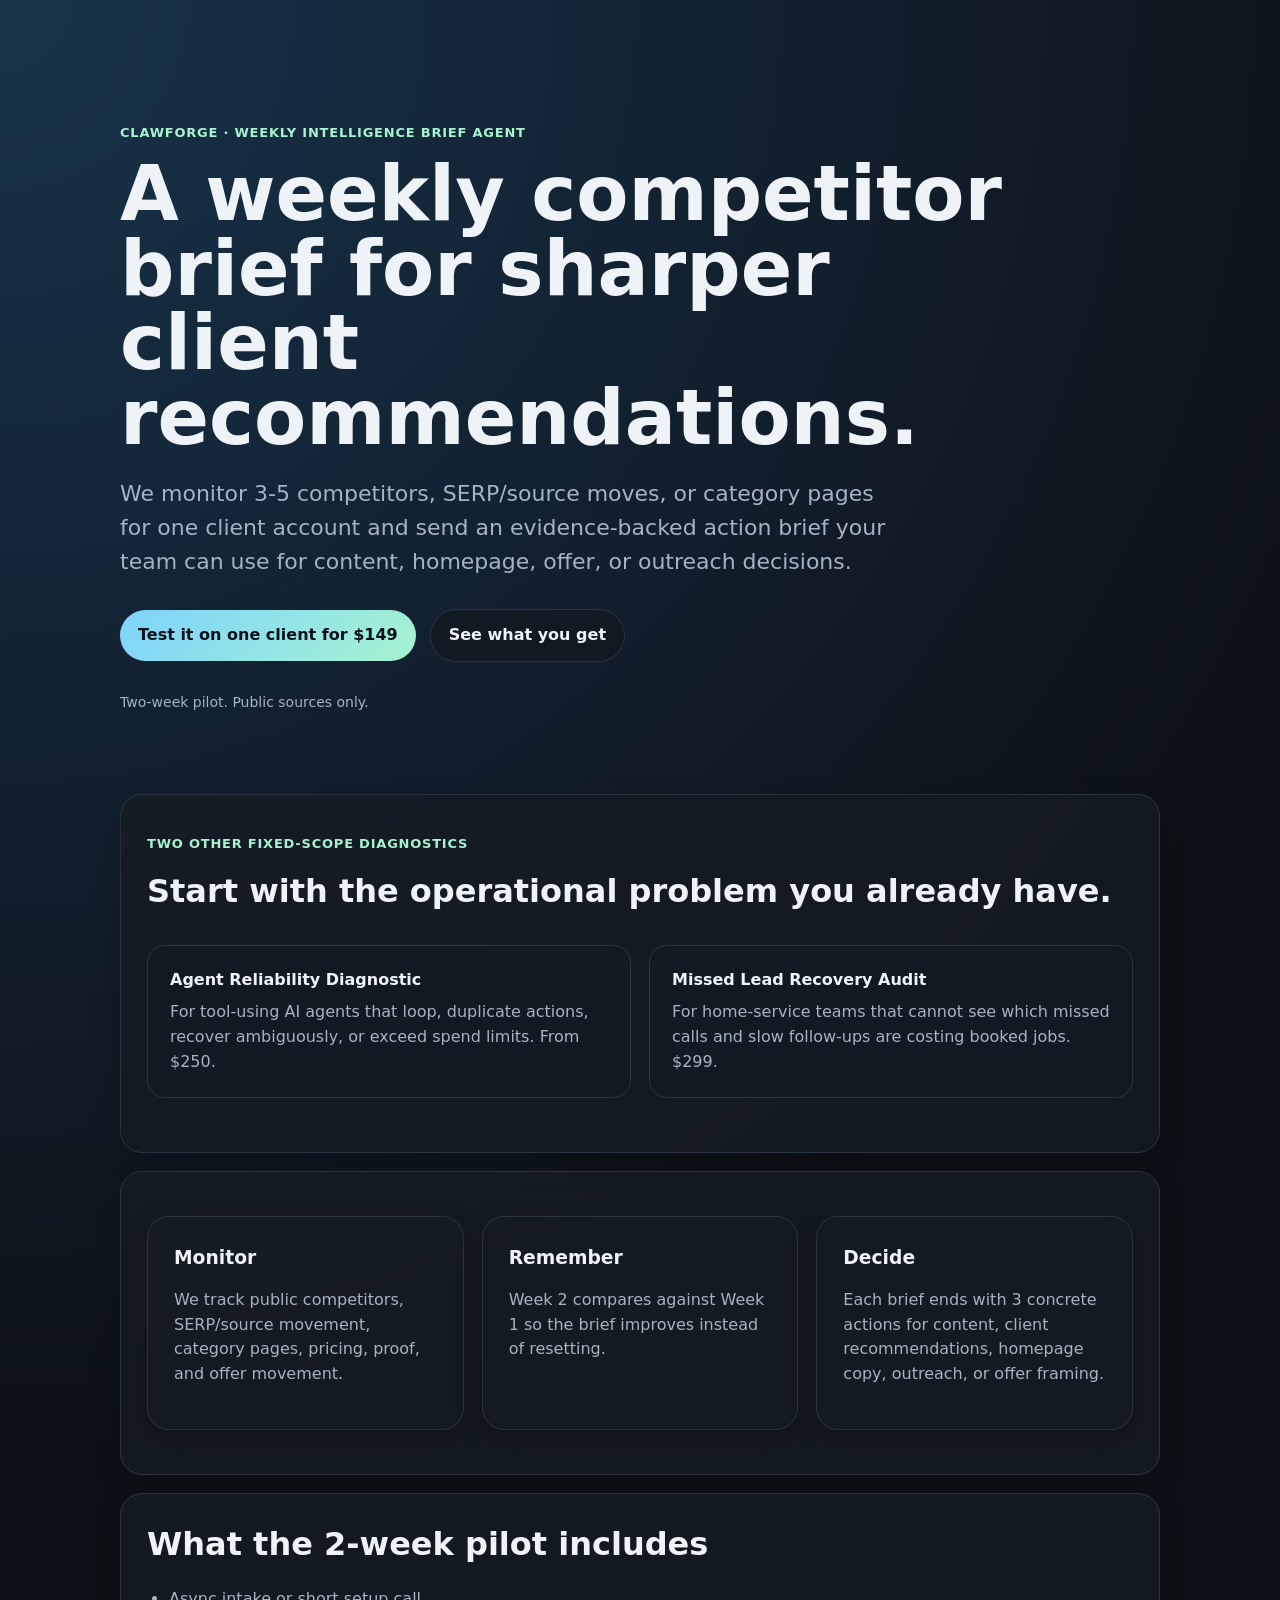
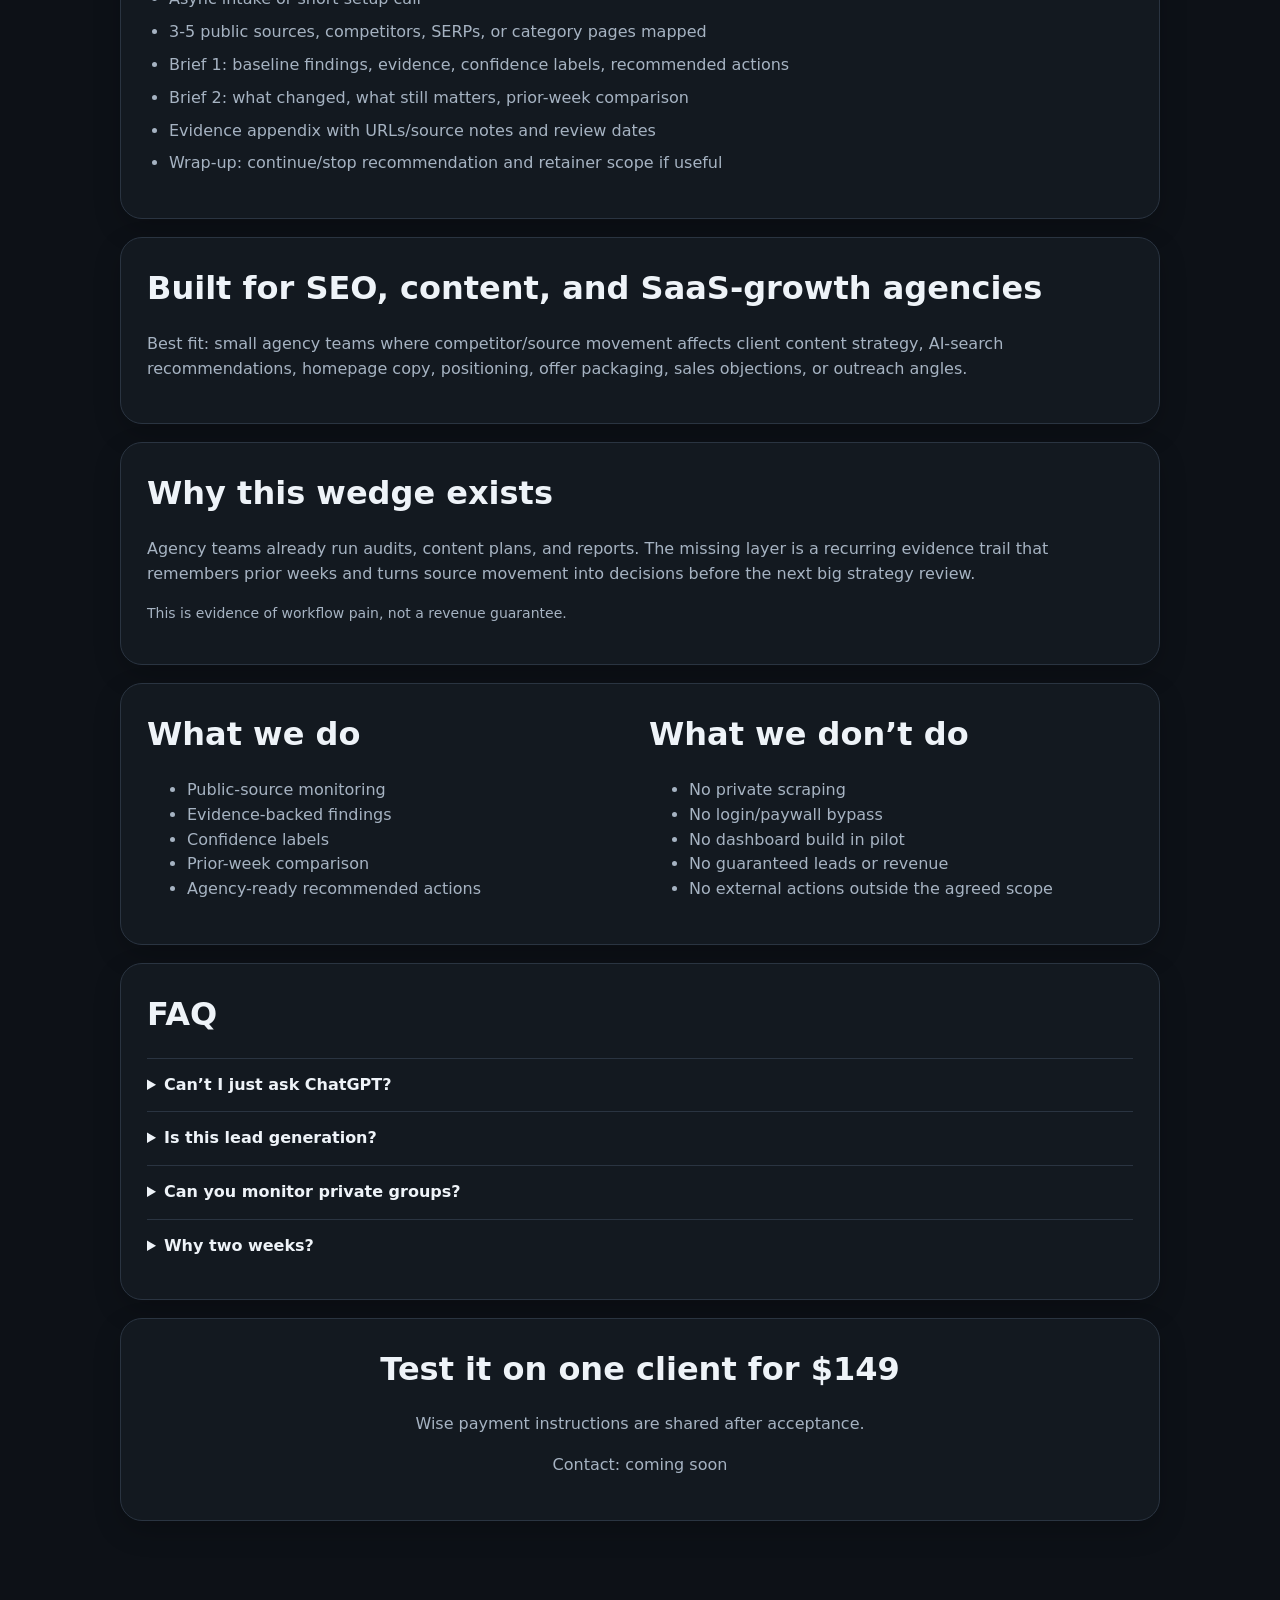
<file: index.html>
<!doctype html>
<html lang="en">
<head>
  <meta charset="utf-8" />
  <meta name="viewport" content="width=device-width, initial-scale=1" />
  <title>Weekly Intelligence Brief Agent | ClawForge</title>
  <meta name="description" content="A weekly competitor and source brief for SEO, content, and SaaS-growth agencies that need sharper client recommendations." />
  <link rel="stylesheet" href="styles.css" />
</head>
<body>
  <main>
    <section class="hero">
      <p class="eyebrow">ClawForge · Weekly Intelligence Brief Agent</p>
      <h1>A weekly competitor brief for sharper client recommendations.</h1>
      <p class="subhead">We monitor 3-5 competitors, SERP/source moves, or category pages for one client account and send an evidence-backed action brief your team can use for content, homepage, offer, or outreach decisions.</p>
      <div class="cta-row">
        <a class="button primary" href="#contact">Test it on one client for $149</a>
        <a class="button secondary" href="#sample">See what you get</a>
      </div>
      <p class="note">Two-week pilot. Public sources only.</p>
    </section>

    <section>
      <p class="eyebrow">Two other fixed-scope diagnostics</p>
      <h2>Start with the operational problem you already have.</h2>
      <div class="grid two">
        <a class="offer-link" href="agent-reliability/">
          <strong>Agent Reliability Diagnostic</strong>
          <span>For tool-using AI agents that loop, duplicate actions, recover ambiguously, or exceed spend limits. From $250.</span>
        </a>
        <a class="offer-link" href="missed-lead/">
          <strong>Missed Lead Recovery Audit</strong>
          <span>For home-service teams that cannot see which missed calls and slow follow-ups are costing booked jobs. $299.</span>
        </a>
      </div>
    </section>

    <section class="grid three">
      <div class="card"><h3>Monitor</h3><p>We track public competitors, SERP/source movement, category pages, pricing, proof, and offer movement.</p></div>
      <div class="card"><h3>Remember</h3><p>Week 2 compares against Week 1 so the brief improves instead of resetting.</p></div>
      <div class="card"><h3>Decide</h3><p>Each brief ends with 3 concrete actions for content, client recommendations, homepage copy, outreach, or offer framing.</p></div>
    </section>

    <section id="sample">
      <h2>What the 2-week pilot includes</h2>
      <ul class="checklist">
        <li>Async intake or short setup call</li>
        <li>3-5 public sources, competitors, SERPs, or category pages mapped</li>
        <li>Brief 1: baseline findings, evidence, confidence labels, recommended actions</li>
        <li>Brief 2: what changed, what still matters, prior-week comparison</li>
        <li>Evidence appendix with URLs/source notes and review dates</li>
        <li>Wrap-up: continue/stop recommendation and retainer scope if useful</li>
      </ul>
    </section>

    <section>
      <h2>Built for SEO, content, and SaaS-growth agencies</h2>
      <p>Best fit: small agency teams where competitor/source movement affects client content strategy, AI-search recommendations, homepage copy, positioning, offer packaging, sales objections, or outreach angles.</p>
    </section>

    <section class="proof">
      <h2>Why this wedge exists</h2>
      <p>Agency teams already run audits, content plans, and reports. The missing layer is a recurring evidence trail that remembers prior weeks and turns source movement into decisions before the next big strategy review.</p>
      <p class="small">This is evidence of workflow pain, not a revenue guarantee.</p>
    </section>

    <section class="grid two">
      <div>
        <h2>What we do</h2>
        <ul>
          <li>Public-source monitoring</li>
          <li>Evidence-backed findings</li>
          <li>Confidence labels</li>
          <li>Prior-week comparison</li>
          <li>Agency-ready recommended actions</li>
        </ul>
      </div>
      <div>
        <h2>What we don’t do</h2>
        <ul>
          <li>No private scraping</li>
          <li>No login/paywall bypass</li>
          <li>No dashboard build in pilot</li>
          <li>No guaranteed leads or revenue</li>
          <li>No external actions outside the agreed scope</li>
        </ul>
      </div>
    </section>

    <section class="faq">
      <h2>FAQ</h2>
      <details><summary>Can’t I just ask ChatGPT?</summary><p>For one-off summaries, yes. The value here is recurring monitoring, evidence trails, prior-week memory, and founder-ready decisions.</p></details>
      <details><summary>Is this lead generation?</summary><p>No. It may produce sharper outreach/content angles, but the pilot is market and positioning intelligence.</p></details>
      <details><summary>Can you monitor private groups?</summary><p>Only if access is explicitly authorized and compliant. Default pilot uses public sources only.</p></details>
      <details><summary>Why two weeks?</summary><p>Two weeks is enough to prove whether the brief creates useful decisions without locking you into a retainer.</p></details>
    </section>

    <section id="contact" class="contact">
      <h2>Test it on one client for $149</h2>
      <p>Wise payment instructions are shared after acceptance.</p>
      <p>Contact: coming soon</p>
    </section>
  </main>
</body>
</html>
</file>
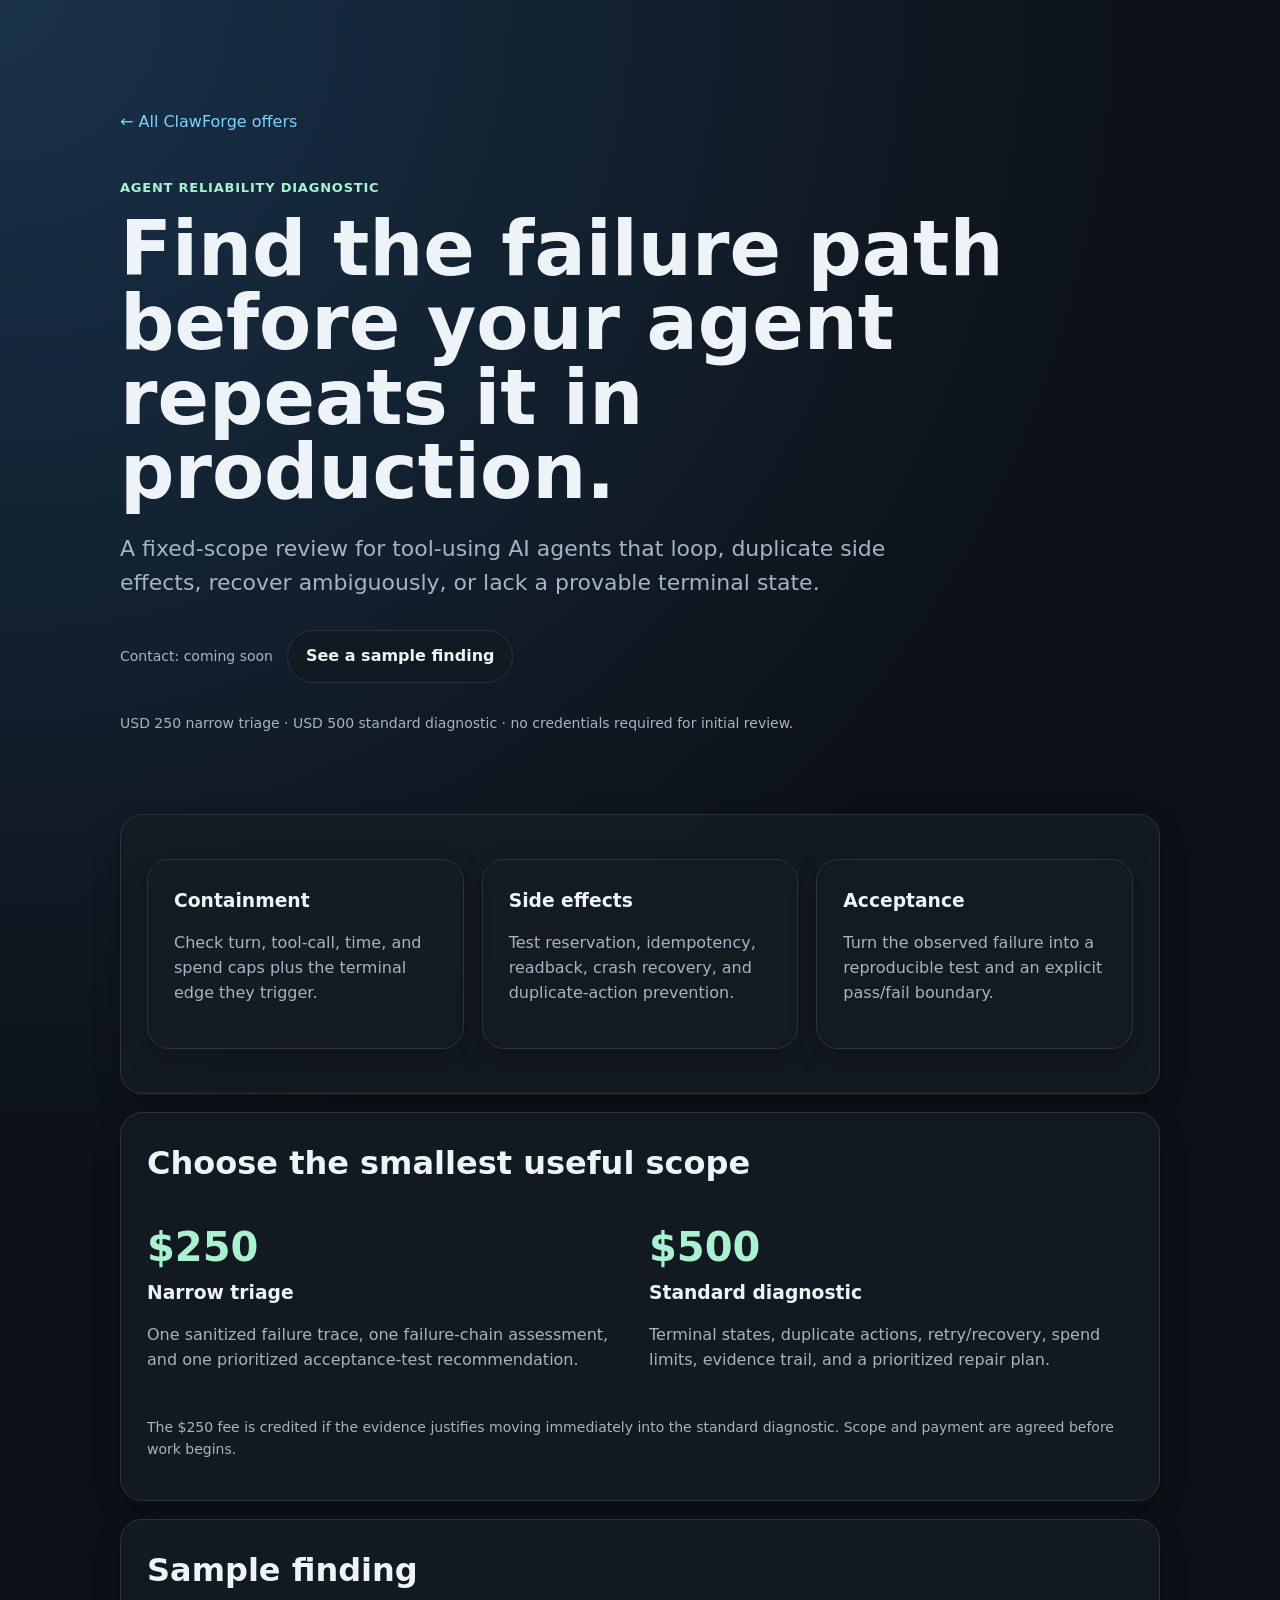
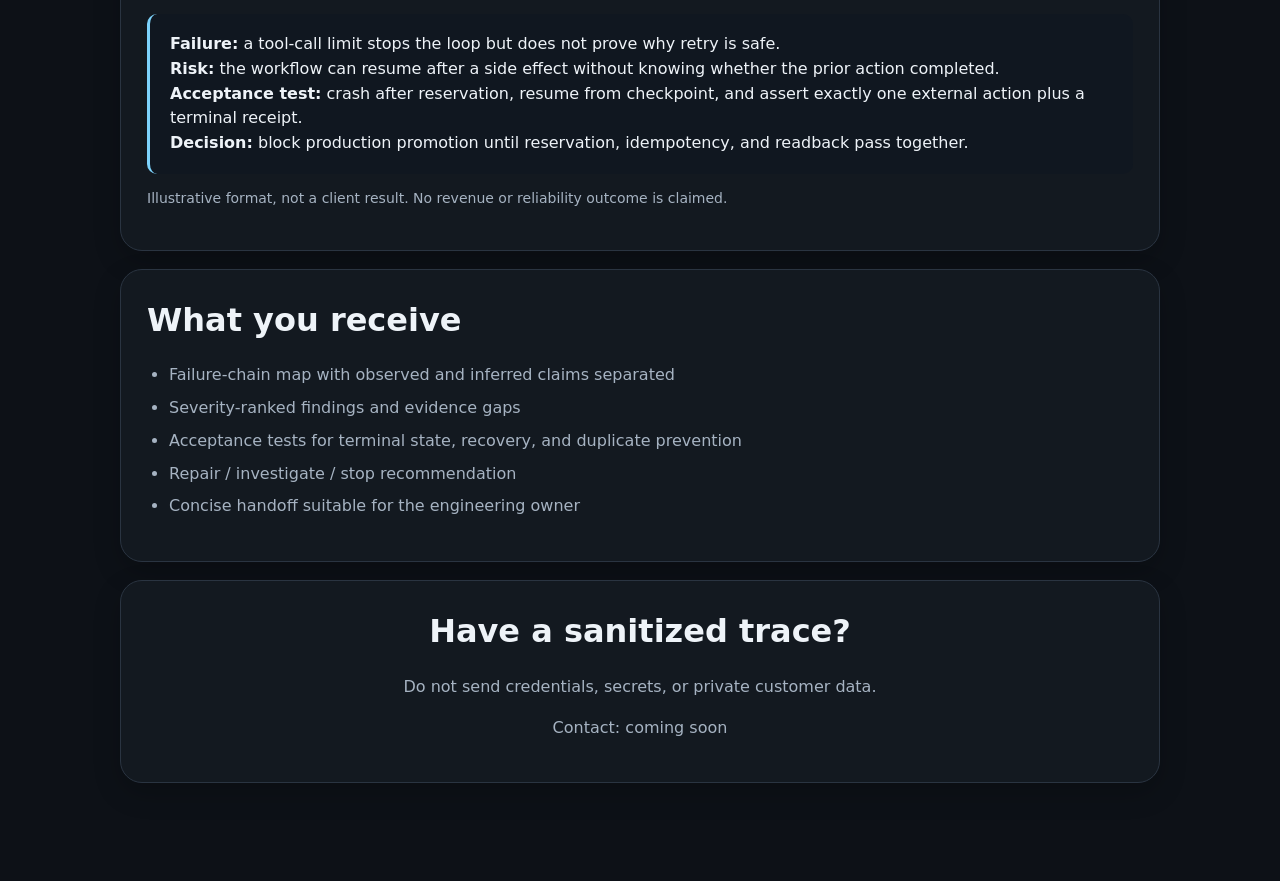
<file: agent-reliability/index.html>
<!doctype html>
<html lang="en">
<head>
  <meta charset="utf-8" />
  <meta name="viewport" content="width=device-width, initial-scale=1" />
  <title>Agent Reliability Diagnostic | ClawForge</title>
  <meta name="description" content="A fixed-scope diagnostic for tool-using AI agents with loops, duplicate actions, recovery ambiguity, or missing spend limits." />
  <link rel="stylesheet" href="../styles.css" />
</head>
<body>
  <main>
    <section class="hero">
      <a class="back" href="../">← All ClawForge offers</a>
      <p class="eyebrow">Agent Reliability Diagnostic</p>
      <h1>Find the failure path before your agent repeats it in production.</h1>
      <p class="subhead">A fixed-scope review for tool-using AI agents that loop, duplicate side effects, recover ambiguously, or lack a provable terminal state.</p>
      <div class="cta-row">
        <p class="note">Contact: coming soon</p>
        <a class="button secondary" href="#sample">See a sample finding</a>
      </div>
      <p class="note">USD 250 narrow triage · USD 500 standard diagnostic · no credentials required for initial review.</p>
    </section>

    <section class="grid three">
      <div class="card"><h3>Containment</h3><p>Check turn, tool-call, time, and spend caps plus the terminal edge they trigger.</p></div>
      <div class="card"><h3>Side effects</h3><p>Test reservation, idempotency, readback, crash recovery, and duplicate-action prevention.</p></div>
      <div class="card"><h3>Acceptance</h3><p>Turn the observed failure into a reproducible test and an explicit pass/fail boundary.</p></div>
    </section>

    <section>
      <h2>Choose the smallest useful scope</h2>
      <div class="grid two">
        <div><p class="metric">$250</p><h3>Narrow triage</h3><p>One sanitized failure trace, one failure-chain assessment, and one prioritized acceptance-test recommendation.</p></div>
        <div><p class="metric">$500</p><h3>Standard diagnostic</h3><p>Terminal states, duplicate actions, retry/recovery, spend limits, evidence trail, and a prioritized repair plan.</p></div>
      </div>
      <p class="small">The $250 fee is credited if the evidence justifies moving immediately into the standard diagnostic. Scope and payment are agreed before work begins.</p>
    </section>

    <section id="sample" class="proof">
      <h2>Sample finding</h2>
      <div class="sample">
        <strong>Failure:</strong> a tool-call limit stops the loop but does not prove why retry is safe.<br />
        <strong>Risk:</strong> the workflow can resume after a side effect without knowing whether the prior action completed.<br />
        <strong>Acceptance test:</strong> crash after reservation, resume from checkpoint, and assert exactly one external action plus a terminal receipt.<br />
        <strong>Decision:</strong> block production promotion until reservation, idempotency, and readback pass together.
      </div>
      <p class="small">Illustrative format, not a client result. No revenue or reliability outcome is claimed.</p>
    </section>

    <section>
      <h2>What you receive</h2>
      <ul class="checklist">
        <li>Failure-chain map with observed and inferred claims separated</li>
        <li>Severity-ranked findings and evidence gaps</li>
        <li>Acceptance tests for terminal state, recovery, and duplicate prevention</li>
        <li>Repair / investigate / stop recommendation</li>
        <li>Concise handoff suitable for the engineering owner</li>
      </ul>
    </section>

    <section class="contact">
      <h2>Have a sanitized trace?</h2>
      <p>Do not send credentials, secrets, or private customer data.</p>
      <p>Contact: coming soon</p>
    </section>
  </main>
</body>
</html>
</file>
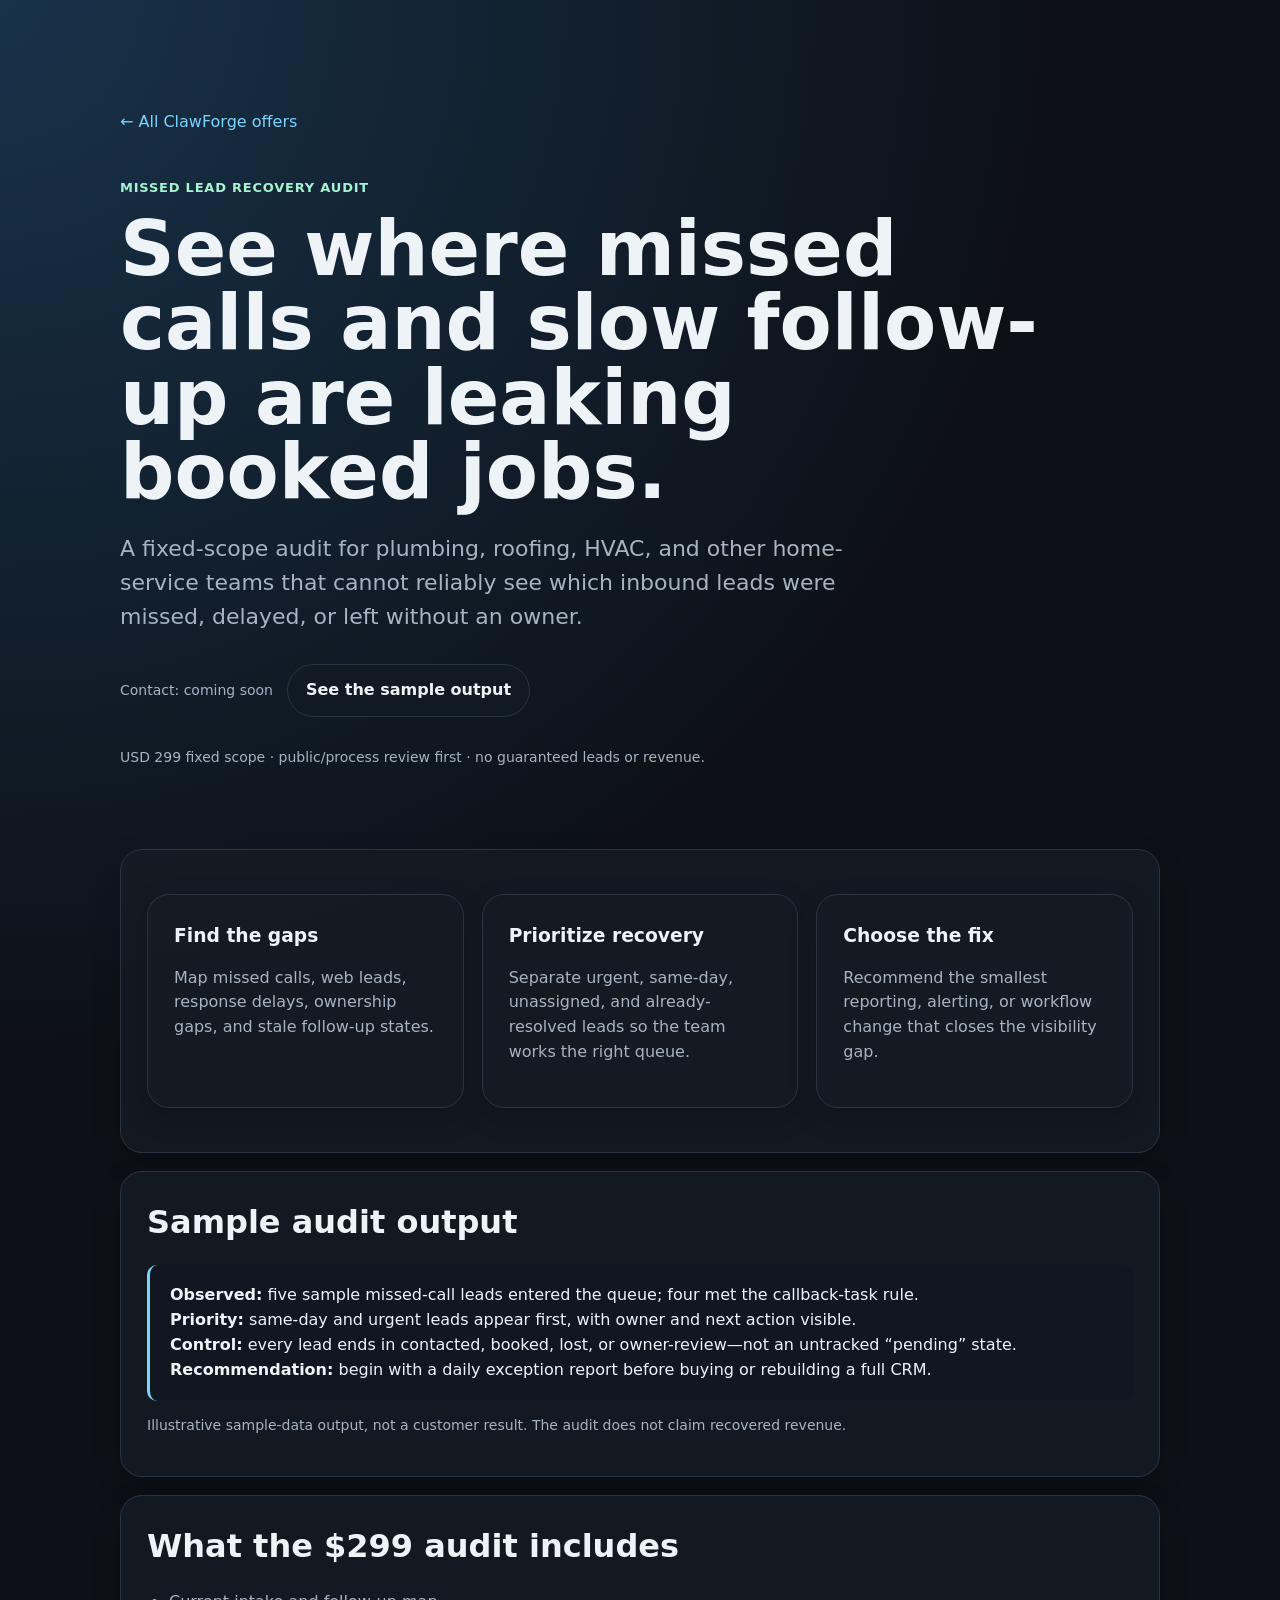
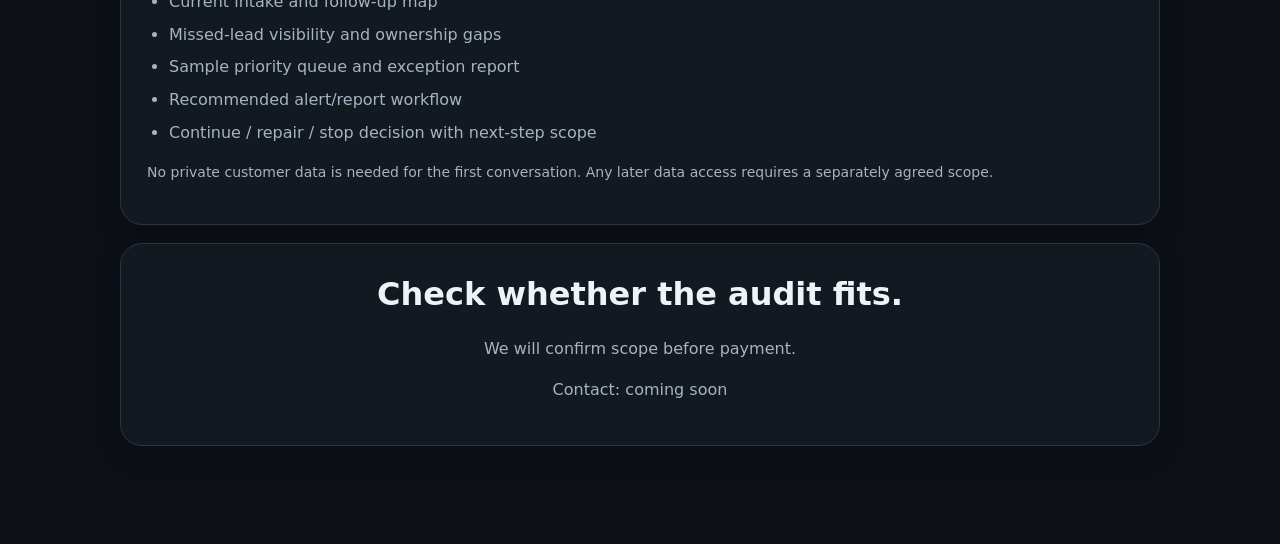
<file: missed-lead/index.html>
<!doctype html>
<html lang="en">
<head>
  <meta charset="utf-8" />
  <meta name="viewport" content="width=device-width, initial-scale=1" />
  <title>Missed Lead Recovery Audit | ClawForge</title>
  <meta name="description" content="A $299 fixed-scope audit for home-service businesses that need visibility into missed calls, slow follow-up, and unworked leads." />
  <link rel="stylesheet" href="../styles.css" />
</head>
<body>
  <main>
    <section class="hero">
      <a class="back" href="../">← All ClawForge offers</a>
      <p class="eyebrow">Missed Lead Recovery Audit</p>
      <h1>See where missed calls and slow follow-up are leaking booked jobs.</h1>
      <p class="subhead">A fixed-scope audit for plumbing, roofing, HVAC, and other home-service teams that cannot reliably see which inbound leads were missed, delayed, or left without an owner.</p>
      <div class="cta-row">
        <p class="note">Contact: coming soon</p>
        <a class="button secondary" href="#sample">See the sample output</a>
      </div>
      <p class="note">USD 299 fixed scope · public/process review first · no guaranteed leads or revenue.</p>
    </section>

    <section class="grid three">
      <div class="card"><h3>Find the gaps</h3><p>Map missed calls, web leads, response delays, ownership gaps, and stale follow-up states.</p></div>
      <div class="card"><h3>Prioritize recovery</h3><p>Separate urgent, same-day, unassigned, and already-resolved leads so the team works the right queue.</p></div>
      <div class="card"><h3>Choose the fix</h3><p>Recommend the smallest reporting, alerting, or workflow change that closes the visibility gap.</p></div>
    </section>

    <section id="sample" class="proof">
      <h2>Sample audit output</h2>
      <div class="sample">
        <strong>Observed:</strong> five sample missed-call leads entered the queue; four met the callback-task rule.<br />
        <strong>Priority:</strong> same-day and urgent leads appear first, with owner and next action visible.<br />
        <strong>Control:</strong> every lead ends in contacted, booked, lost, or owner-review—not an untracked “pending” state.<br />
        <strong>Recommendation:</strong> begin with a daily exception report before buying or rebuilding a full CRM.
      </div>
      <p class="small">Illustrative sample-data output, not a customer result. The audit does not claim recovered revenue.</p>
    </section>

    <section>
      <h2>What the $299 audit includes</h2>
      <ul class="checklist">
        <li>Current intake and follow-up map</li>
        <li>Missed-lead visibility and ownership gaps</li>
        <li>Sample priority queue and exception report</li>
        <li>Recommended alert/report workflow</li>
        <li>Continue / repair / stop decision with next-step scope</li>
      </ul>
      <p class="small">No private customer data is needed for the first conversation. Any later data access requires a separately agreed scope.</p>
    </section>

    <section class="contact">
      <h2>Check whether the audit fits.</h2>
      <p>We will confirm scope before payment.</p>
      <p>Contact: coming soon</p>
    </section>
  </main>
</body>
</html>
</file>
<file: styles.css>
:root{--bg:#0d1117;--panel:#151b23;--text:#eef3f8;--muted:#a6b3c2;--line:#2a3441;--accent:#7dd3fc;--accent2:#a7f3d0}*{box-sizing:border-box}body{margin:0;background:radial-gradient(circle at top left,#18324a,#0d1117 42%);color:var(--text);font:16px/1.55 system-ui,-apple-system,Segoe UI,Roboto,sans-serif}main{max-width:1080px;margin:0 auto;padding:40px 20px 80px}.hero{padding:70px 0 48px}.eyebrow{color:var(--accent2);font-weight:700;letter-spacing:.06em;text-transform:uppercase;font-size:13px}h1{font-size:clamp(42px,7vw,76px);line-height:.98;margin:14px 0 20px;max-width:920px}h2{font-size:32px;margin:0 0 18px}h3{margin:0 0 10px}.subhead{font-size:22px;color:var(--muted);max-width:790px}.note,.small{color:var(--muted);font-size:14px}.cta-row{display:flex;gap:14px;flex-wrap:wrap;margin:30px 0;align-items:center}.cta-row p{margin:0}.button{display:inline-block;border:1px solid var(--line);border-radius:999px;padding:13px 18px;text-decoration:none;color:var(--text);font-weight:700}.primary{background:linear-gradient(135deg,var(--accent),var(--accent2));color:#08111b;border:0}.secondary{background:#111923}.disabled{opacity:.65;pointer-events:none}.grid{display:grid;gap:18px;margin:28px 0}.two{grid-template-columns:repeat(2,minmax(0,1fr))}.three{grid-template-columns:repeat(3,minmax(0,1fr))}.card,section:not(.hero){background:rgba(21,27,35,.82);border:1px solid var(--line);border-radius:22px;padding:26px;margin:18px 0;box-shadow:0 10px 28px rgba(0,0,0,.2)}.card p,li,p{color:var(--muted)}.checklist{padding-left:22px}.checklist li{margin:8px 0}.proof{border-color:rgba(125,211,252,.45)}details{border-top:1px solid var(--line);padding:14px 0}summary{cursor:pointer;font-weight:700}.contact{text-align:center}.offer-link{display:flex;flex-direction:column;gap:8px;padding:22px;border:1px solid var(--line);border-radius:18px;background:#111923;color:var(--text);text-decoration:none}.offer-link:hover{border-color:var(--accent);transform:translateY(-1px)}.offer-link span{color:var(--muted)}.sample{border-left:3px solid var(--accent);padding:18px 20px;background:#101720;border-radius:10px}.metric{font-size:40px;font-weight:800;color:var(--accent2);margin:0}.back{display:inline-block;margin-bottom:30px;color:var(--accent);text-decoration:none}@media(max-width:760px){.two,.three{grid-template-columns:1fr}main{padding-top:24px}.hero{padding-top:36px}}
</file>
